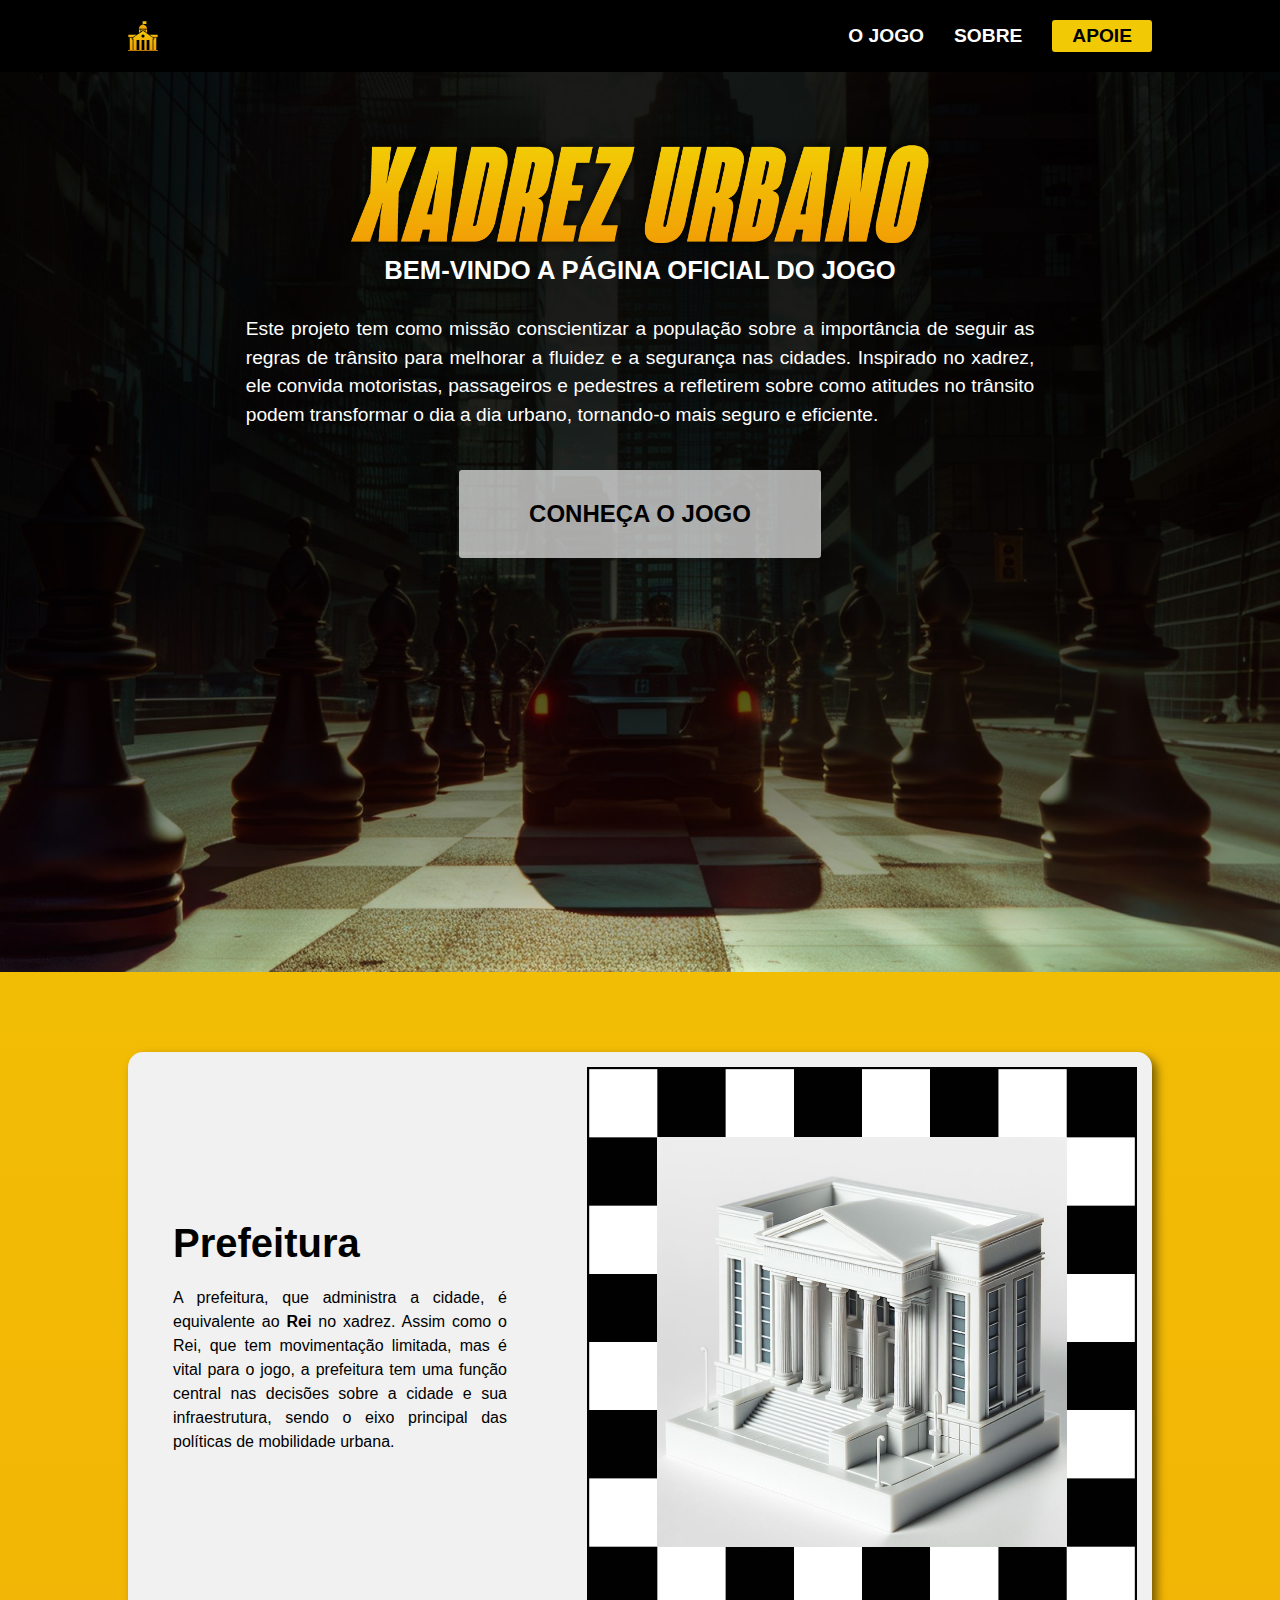
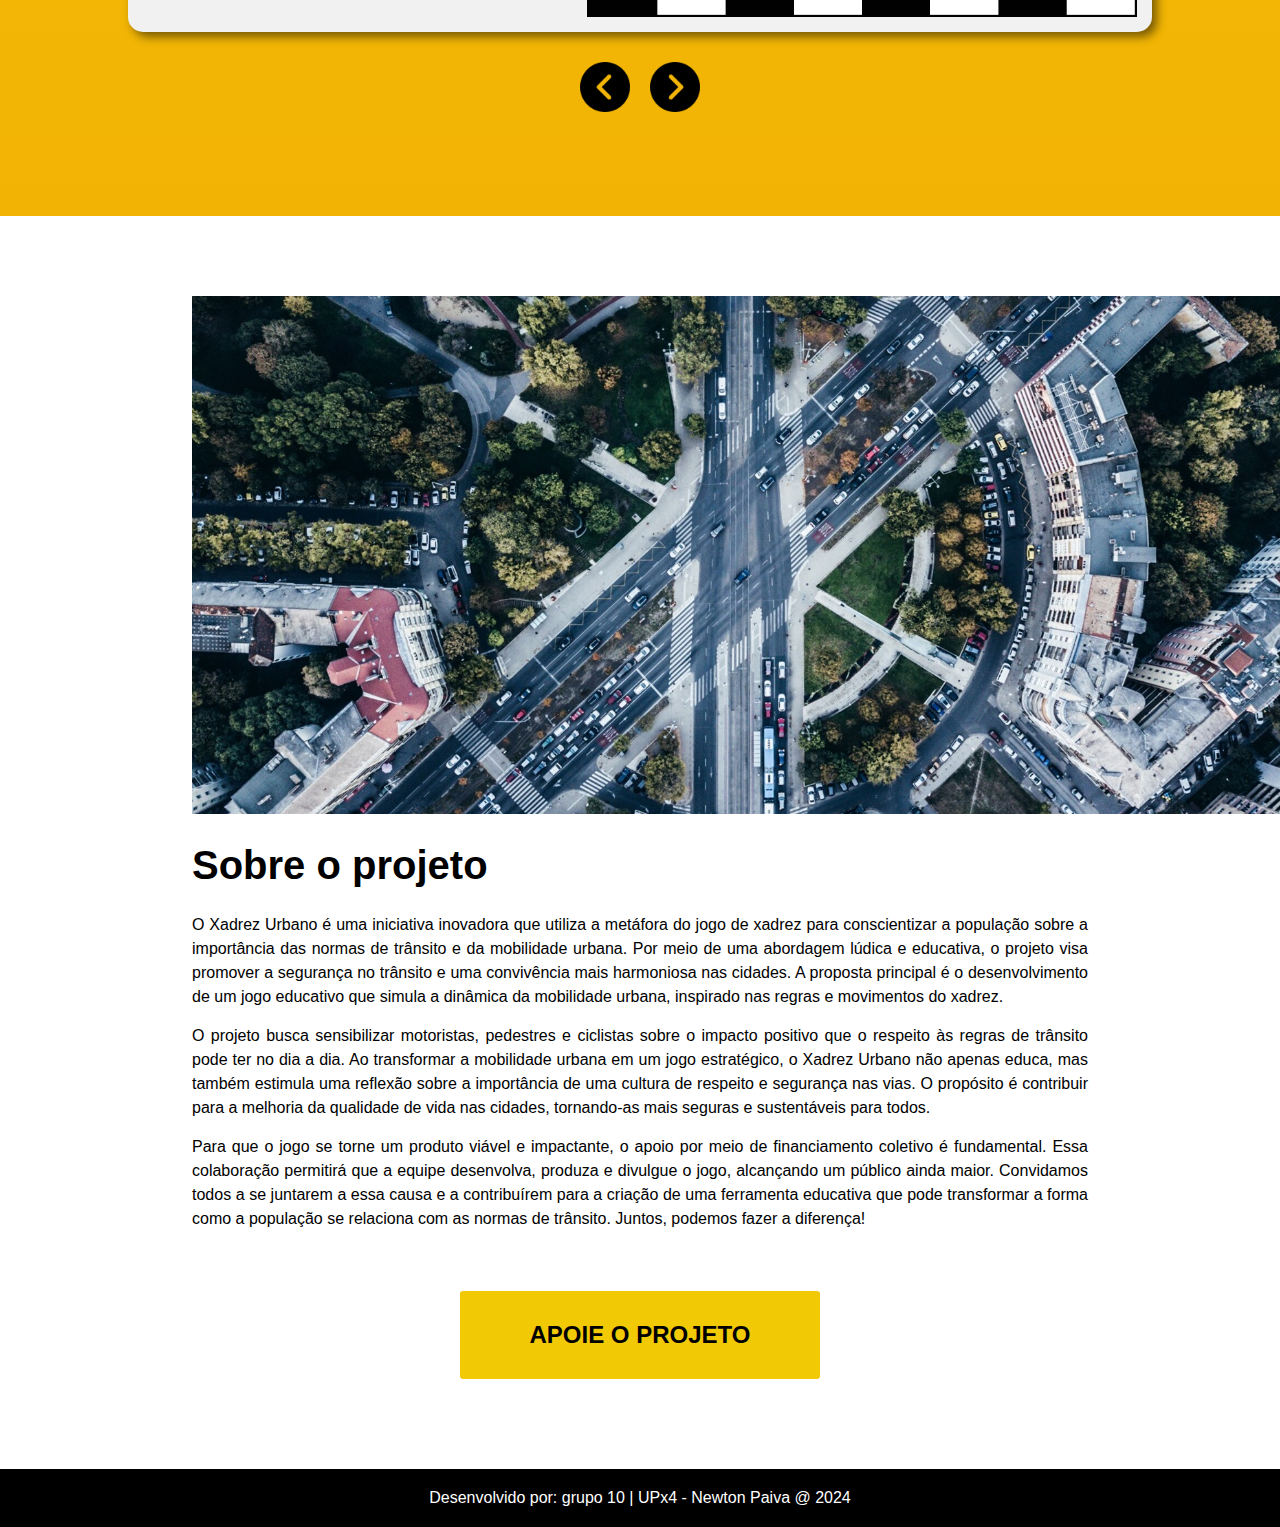
<file: index.html>
<!DOCTYPE html>
<html lang="pt-br">
<head>
    <meta charset="UTF-8">
    <meta name="viewport" content="width=device-width, initial-scale=1.0">

    <!-- Inserir favicon aqui -->
    <link rel="icon" href="root/images/Icon-Xadrez-Urbano.svg" type="image/x-icon">
    
    <!-- Inserir CSS aqui -->
    <link rel="stylesheet" href="root/css/style.css">

    <!-- Inserir JS aqui -->
    <script src="root/js/script.js" defer></script>
    <script scr="root/js/menuhamburguer.js" defer></script>

    <title>Xadrez Urbano</title>
</head>

<body>
    <header>
        <!-- Menu de navegação -->
        <div id ="logo-icon"><a href="#inicial"><img src="root/images/Icon-Xadrez-Urbano.svg" alt="Xadrez Urbano"></a></div>

        <nav id="nav-links">
            <ul>
                <li><a href="#ojogo">O Jogo</a></li>
                <li><a href="#sobre">Sobre</a></li>
                <li><a href="https://www.catarse.me/xadrez_urbano_be4f" class="apoie" target="_blank">Apoie</a></li>
            </ul>
            
            <!-- Botão de navegação para dispositivos móveis 
            <button id="hamburgerbtn" aria-label="Alterna navegação">&#9776;</button> -->
        </nav>
    </header>
    
    <!-- PÁGINA 01 -->
    <main>
        <section id="inicial" class="paginainicial" >
            <img src="root/images/Logo-Xadrez-Urbano.png" alt="Logo do Xadrez Urbano">
            <h1>Bem-vindo a página oficial do jogo</h1>
            <p>Este projeto tem como missão conscientizar a população sobre a importância de seguir as regras de trânsito
            para melhorar a fluidez e a segurança nas cidades. Inspirado no xadrez, ele convida motoristas, passageiros
            e pedestres a refletirem sobre como atitudes no trânsito podem transformar o dia a dia urbano, tornando-o mais
            seguro e eficiente.</p>
            <a href="#ojogo"><button class="botaotransparente">Conheça o jogo</button></a>
        </section>
    </main>

    <!-- PÁGINA 02 -->
        <!-- Peças do Xadrez Urbano -->
        <section id="ojogo" class="paginaojogo">
            <ul>
                <li class="blocopecas">
                    <div class="descricaopecas">
                        <h2>Prefeitura</h2>
                        <p>A prefeitura, que administra a cidade, é equivalente ao <span>Rei</span> no xadrez. Assim como o Rei, que tem movimentação limitada, mas é vital para o jogo, a prefeitura tem uma função central nas decisões sobre a cidade e sua infraestrutura, sendo o eixo principal das políticas de mobilidade urbana.</p>
                    </div>
                    <img src="root/images/imagem_prefeitura.png" alt="Imagem da Prefeitura">
                </li>
                <li class="blocopecas">
                    <div class="descricaopecas">
                        <h2>Coreto</h2>
                        <p>O coreto da praça representa a <span>Rainha</span> no tabuleiro. Sendo o ponto central de convivência social, o coreto reflete a versatilidade da Rainha, que se movimenta livremente em todas as direções. Ele é um local de convergência, onde diferentes rotas e atividades sociais se encontram.</p>
                    </div>
                    <img src="root/images/imagem_coreto.png" alt="Imagem do Coreto">
                </li>
                <li class="blocopecas">
                    <div class="descricaopecas">
                        <h2>Carros</h2>
                        <p>No contexto urbano, os carros representam os <span>peões</span>. Assim como os peões no xadrez, os carros são numerosos e dominam as ruas das cidades. Sua movimentação é limitada, refletindo a lentidão e dificuldade de manobra, especialmente em áreas congestionadas.</p>
                    </div>
                    <img src="root/images/imagem_carros.png" alt="Imagem dos Carros">
                </li>
                <li class="blocopecas">
                    <div class="descricaopecas">
                        <h2>Motocicletas</h2>
                        <p>As motocicletas são comparadas aos <span>cavalos</span> no xadrez, pois têm uma movimentação ágil e flexível. Assim como os cavalos se movem em “L” no tabuleiro, as motos podem manobrar rapidamente no trânsito, acessando espaços onde outros veículos não conseguem passar.</p>
                    </div>
                    <img src="root/images/imagem_motocicletas.png" alt="Imagem das Motocicletas">
                </li>
                <li class="blocopecas">
                    <div class="descricaopecas">
                        <h2>Ônibus</h2>
                        <p>Os ônibus correspondem às <span>torres</span>, pois ambos percorrem grandes distâncias em linhas retas. Assim como as torres no xadrez, que têm uma trajetória definida, os ônibus seguem rotas fixas e são fundamentais para o transporte público urbano, conectando diferentes partes da cidade.</p>
                    </div>
                    <img src="root/images/imagem_onibus.png" alt="Imagem dos Ônibus">
                </li>
                <li class="blocopecas">
                    <div class="descricaopecas">
                        <h2>Igrejas</h2>
                        <p>As igrejas são representadas pelos <span>bispos</span>, que se movem em diagonais no tabuleiro. Assim como os bispos conectam áreas distantes no xadrez, as igrejas atuam como pontos centrais de referência e influência cultural em bairros e regiões, simbolizando a interligação de espaços.</p>
                    </div>
                    <img src="root/images/imagem_igrejas.png" alt="Imagem das Igrejas">
                </li>
            </ul>
        </section>
        
        <!-- Ícones de navegação estilo "setas" -->
        <section id="setas" class="setascarrossel">
            <a href="" class="seta"><img src="root/images/back.png" alt="seta para esquerda"></a>
            <a href="" class="seta"><img src="root/images/next.png" alt="seta para direita"></a>
        </section>

    <!-- PÁGINA 03 -->
        <!-- Sobre o projeto -->
        <section id="sobre" class="paginasobre">
            <img src="root/images/urban-chess-reality.jpeg" alt="Imagem do projeto">
            <h2>Sobre o projeto</h2>
            <p>O Xadrez Urbano é uma iniciativa inovadora que utiliza a metáfora do jogo de xadrez para conscientizar a população sobre a importância das normas de trânsito e da mobilidade urbana. Por meio de uma abordagem lúdica e educativa, o projeto visa promover a segurança no trânsito e uma convivência mais harmoniosa nas cidades. A proposta principal é o desenvolvimento de um jogo educativo que simula a dinâmica da mobilidade urbana, inspirado nas regras e movimentos do xadrez.</p>
            <p>O projeto busca sensibilizar motoristas, pedestres e ciclistas sobre o impacto positivo que o respeito às regras de trânsito pode ter no dia a dia. Ao transformar a mobilidade urbana em um jogo estratégico, o Xadrez Urbano não apenas educa, mas também estimula uma reflexão sobre a importância de uma cultura de respeito e segurança nas vias. O propósito é contribuir para a melhoria da qualidade de vida nas cidades, tornando-as mais seguras e sustentáveis para todos.</p>
            <p>Para que o jogo se torne um produto viável e impactante, o apoio por meio de financiamento coletivo é fundamental. Essa colaboração permitirá que a equipe desenvolva, produza e divulgue o jogo, alcançando um público ainda maior. Convidamos todos a se juntarem a essa causa e a contribuírem para a criação de uma ferramenta educativa que pode transformar a forma como a população se relaciona com as normas de trânsito. Juntos, podemos fazer a diferença!</p>

         <!-- Box com CTA para o crowdfunding -->
        <div class="crowdfunding">
            <a href="https://www.catarse.me/xadrez_urbano_be4f" target="_blank"><button>Apoie o projeto</button></a>    
        </div>

        </section> 

</body>

<footer>
    <p>Desenvolvido por: grupo 10 | UPx4 - Newton Paiva @ 2024</p>
</footer>

</html>
</file>
<file: root/css/style.css>
/* Root */
* {
    margin: 0;
    padding: 0;
    box-sizing: border-box;
    text-rendering: optimizeLegibility;
    scroll-behavior: smooth;
}

:root {
    --branco: #FFFFFF;
    --amarelo: #f2c905;
    --laranja: #f2a305;
    --cinza-claro: #f1f1f1;
    --preto: #000000;
  }

  @font-face {
    font-family: 'headingnow';
    src: url('HeadingNowTrial-38HeavyItalic.ttf') format('woff2');
    font-weight: normal;
    font-style: normal;
}



/*-----------------------------------------------------------------------------------*/

/* Estilos do menu */

header {
    display: flex;
    justify-content: space-between; /* Já alinha o conteúdo nas extremidades */
    align-items: center; /* Alinha verticalmente ao centro */
    padding: 20px 15%;
    background-color: var(--preto);
}

#logo-icon {
    width: 30px;
    height: 30px;
    margin-right: 10px;
    text-decoration: none;
    align-items: center;
}

#nav-links {
    display: flex; /* Para alinhar os itens do menu lado a lado */
}

#nav-links ul {
    display: flex; /* Para garantir que os itens da lista fiquem lado a lado */
    list-style: none;
    padding: 0;
    margin: 0;
}

#nav-links li {
    margin: 0 0 0 30px; /* Espaçamento entre os itens do menu */
    display: flex; /* Para alinhar o texto ao centro verticalmente */
    align-items: center;
}

#nav-links li a {
    align-items: center;
    color: var(--branco);
    text-decoration: none;
    text-transform: uppercase;
    font-size: 1.2em;
    font-weight: 700;
}

#nav-links li a:hover {
    color: var(--amarelo);
}

/* Estilo do botão APOIE */

.apoie {
    background: var(--amarelo);
    padding: 5px 20px;
    border-radius: 3px;
}

#nav-links li a.apoie {
    color: var(--preto);
}

/* RESPONSIVIDADE */

/* Estilos para telas de 1400px */
@media (max-width: 1400px) {
    header {
        padding: 20px 10%;
    }
}

/* Estilos para telas de 1200px */
@media (max-width: 1200px) {
    header {
        padding: 20px 5%;
    }
}

/* Estilos para telas de 768px */
@media (max-width: 768px) {
    header {
        padding: 20px 7%;
    }

    #logo-icon {
        width: 40px;
        height: 40px;
        margin-right: 7%;
    }

    #nav-links ul {
        justify-content: space-between;
        align-content: center;

    }

    #nav-links li {
        margin: 10px 7%;
    }
}

/* Estilos para telas de 667px */
@media (max-width: 667px) {
    header {
        padding: 20px 5%; /* Ajuste o padding conforme necessário */
    }

    #logo-icon {
        margin-left: 10px; /* Ajuste o espaçamento conforme necessário */
    }

    #nav-links ul {
        justify-content: space-between; /* Distribui os itens igualmente */
    }

    #nav-links li {
        margin: 0 10px; /* Ajuste o espaçamento entre os itens conforme necessário */
    }

    #nav-links li a {
        font-size: 1em; /* Ajuste o tamanho da fonte conforme necessário */
    }

    .apoie {
        padding: 5px 10px; /* Ajuste o padding conforme necessário */
    }

}

/*-----------------------------------------------------------------------------------*/
/* Estilo geral */
body {
    font-family: 'Roboto', sans-serif;
    background: linear-gradient(to top, #f2a305, #f2c905);
    color: var(--preto);
}

/*-----------------------------------------------------------------------------------*/
/* Estilo da página inicial */

main {
    background-image: url('BG-Xadrez-Urbano-02.jpg'); /* Caminho da sua imagem */
    background-size: cover; /* A imagem cobre toda a tela */
    background-repeat: no-repeat; /* Evita repetição da imagem */
    background-position: center; /* Centraliza a imagem */
    height: 100vh; /* Define a altura da tela como 100% da viewport */
    margin: 0; /* Remove margens */
    padding: 20px 20%;
}

/* Estilos para o conteúdo */
#inicial {
    justify-content: center;
    align-items: center;
    text-align: center;
    color: white;
    padding-top: 5%;
}

#inicial img {
    width: 700px;
    height: auto;
}

#inicial h1 {
    text-transform: uppercase;
    font-size: 1.6em;
    margin: 0 0 30px 0;

}

#inicial p {
    font-size: 1.2em;
    margin: 0 0 30px 0;
    line-height: 1.5;
    text-align: justify;
    padding: 0 6%;
}

.botaotransparente {
    background-color: rgba(255, 255, 255, 0.658); /* cor branca com 50% de transparência */
    color: white; 
    border: none; 
    padding: 30px 70px;
    margin: 10px 0;
    cursor: pointer;
    border-radius: 3px;
    transition: 0.3s ease; /* transição suave ao passar o mouse */

    text-decoration: none; /* remove sublinhado do link */
    color: var(--preto); 
    font-size: 1.5em;
    text-transform: uppercase;
    font-weight: bold;
}

.botaotransparente:hover {
    background-color: var(--amarelo);
}

/*  RESPONSIVIDADE */

/* Estilos para telas de 1400px */
@media (max-width: 1400px) {
    main {
        padding: 20px 15%;
    }

    #inicial img {
        max-width: 600px;
        height: auto;
    }
}

/* Estilos para telas de 1200px */
@media (max-width: 1200px) {
    main {
        padding: 20px 10%;
    }

    #inicial img {
        max-width: 500px;
        height: auto;
    }
}

/* Estilos para telas de 768px */
@media (max-width: 768px) {
    main {
        padding: 20px 5%;
    }

    #inicial img {
        max-width: 250px;
        height: auto;
    }

    #inicial p {
        padding: 0 7%;
    }

    .botaotransparente {
        background-color: var(--amarelo);
        padding: 20px 50px;
        font-size: 1.2em;
    }
}

/* Estilos para telas de 667px */
@media (max-width: 667px) {
    main {
        padding: 50px 2%;
    }

    #inicial img {
        max-width: 200px;
        height: auto;
    }

    #inicial h1 {
        font-size: 1.2em;
        padding: 0 7%;
    }

    #inicial p {
        font-size: 16px;
        padding: 0 7%;
    }

    .botaotransparente {
        padding: 15px 40px;
        font-size: 1em;
    }
}

/*-----------------------------------------------------------------------------------*/
/* Estilo página O JOGO*/

#ojogo {
    background-color: var(--cinza-claro);
    margin: 100px 15% 30px 15%;
    padding: 100px;
    border-radius: 15px;
    box-shadow: 5px 5px 10px rgba(0, 0, 0, 0.5);
}

.blocopecas {
    display: flex;
    justify-content: space-between;
    align-items: center;

}

.blocopecas img {
    width: 700px;
    height: auto;
    padding-left: 5%;
}

.descricaopecas h2 {
    font-size: 3rem;
    padding: 5px 30px;
}

.descricaopecas span {
    font-weight: bold;
}

.descricaopecas p {
    line-height: 1.5;
    text-align: justify;
    padding: 15px 30px;
}

/* Estilos para telas de 1400px */
@media (max-width: 1400px) {
    #ojogo {
        margin: 80px 10% 30px 10%;
        padding: 15px;
    }

    .blocopecas img {
        width: 600px;
    }

    .descricaopecas h2 {
        font-size: 2.5rem;
    }
}

/* Estilos para telas de 1200px */
@media (max-width: 1200px) {
    #ojogo {
        margin: 60px 8% 30px 8%;
        padding: 10%;
    }

    .blocopecas img {
        width: 500px;
    }

    .descricaopecas h2 {
        font-size: 2rem;
    }
}

/* Estilos para telas de 768px */
@media (max-width: 768px) {
    #ojogo {
        margin: 40px 5% 30px 5%;
        padding: 7%;
    }

    .blocopecas {
        flex-direction: column;
        align-items: flex-start;
    }

    .blocopecas img {
        width: 100%;
        padding-left: 0;
    }

    .descricaopecas h2 {
        font-size: 1.8rem;
        padding: 5px 0;
    }

    .descricaopecas p {
        padding: 15px 0;
    }
}

/* Estilos para telas de 667px */
@media (max-width: 667px) {
    #ojogo {
        margin: 50px 5% 30px 5%;
        padding: 7%;
    }

    .descricaopecas h2 {
        font-size: 1.5rem;
    }

    .descricaopecas p {
        font-size: 1rem;
        padding: 10px 0;
    }
}

/*-----------------------------------------------------------------------------------*/
/* Estilo dos botões do carrossel*/

#setas {
    display: flex;
    text-decoration: none;
    justify-content: center;
    align-items: center;
}

#setas img {
    width: 50px;
    height: 50px;
    cursor: pointer;
    margin: 0 10px;
}

/*-----------------------------------------------------------------------------------*/
/* Estilo da página SOBRE*/

#sobre {
    background: var(--branco);
    margin-top: 100px;
    padding: 100px 15%;
}

#sobre img {
    width: 1330px;
    height: auto;
}

#sobre h2 {
    font-size: 3rem;
    padding: 25px 0px;
}

#sobre p {
    line-height: 1.5;
    text-align: justify;
    margin-bottom: 15px;
}

.crowdfunding {
    display: flex;
    justify-content: center;
    align-items: center;
    margin-top: 50px;
}

.crowdfunding button {
    background-color: var(--amarelo);
    color: var(--preto);
    padding: 30px 70px;
    margin: 10px 0;
    cursor: pointer;
    border-radius: 3px;
    transition: 0.3s ease; /* transição suave ao passar o mouse */
    border: none;
    text-decoration: none; /* remove sublinhado do link */
    color: var(--preto); 
    font-size: 1.5em;
    text-transform: uppercase;
    font-weight: bold;
}

.crowdfunding button:hover {
    background-color: var(--laranja);
}

/* Estilos para telas de 1400px */
@media (max-width: 1400px) {
    #sobre {
        padding: 80px 15%;
    }

    #sobre img {
        width: 1100px;
    }

    #sobre h2 {
        font-size: 2.5rem;
    }
}

/* Estilos para telas de 1200px */
@media (max-width: 1200px) {
    #sobre {
        padding: 60px 10%;
    }

    #sobre img {
        width: 900px;
    }

    #sobre h2 {
        font-size: 2rem;
    }
}

/* Estilos para telas de 768px */
@media (max-width: 768px) {
    #sobre {
        padding: 40px 7%;
    }

    #sobre img {
        width: 100%;
    }

    #sobre h2 {
        font-size: 1.8rem;
    }

    .crowdfunding {
        margin: 10px 0;
    }

    .crowdfunding button {
        padding: 15px 30px;
        font-size: 1.2em;
    }
}

/* Estilos para telas de 667px */
@media (max-width: 667px) {
    #sobre {
        padding: 50px 7%;
        margin-top: 35px;
    }

    #sobre h2 {
        font-size: 1.5rem;
    }

    #sobre p {
        font-size: 1rem;
    }

    .crowdfunding {
        margin: 0;
    }

    .crowdfunding button {
        padding: 10px 20px;
        font-size: 1em;
    }
}

/*-----------------------------------------------------------------------------------*/
/* Estilo rodapé*/

footer {
    background-color: var(--preto);
    color: var(--branco);
    padding: 20px 15%;
    text-align: center;
}
</file>
